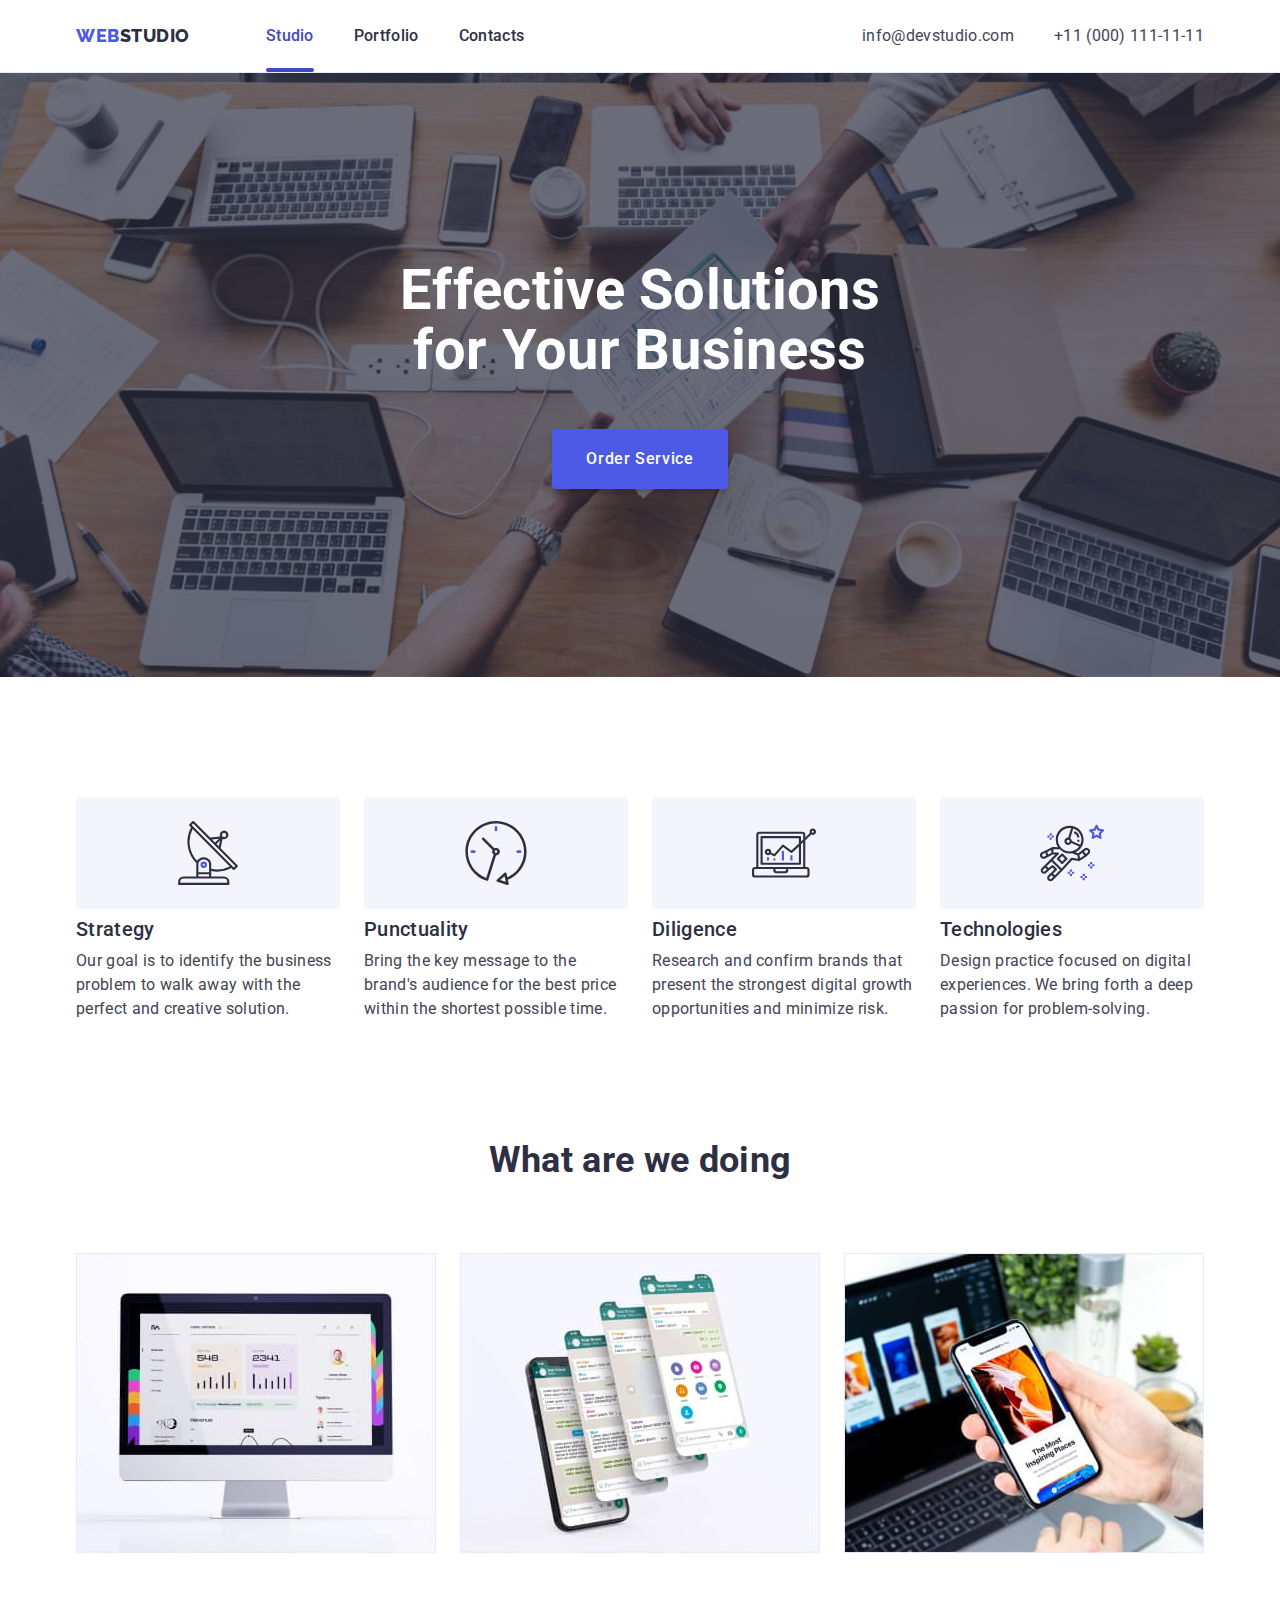
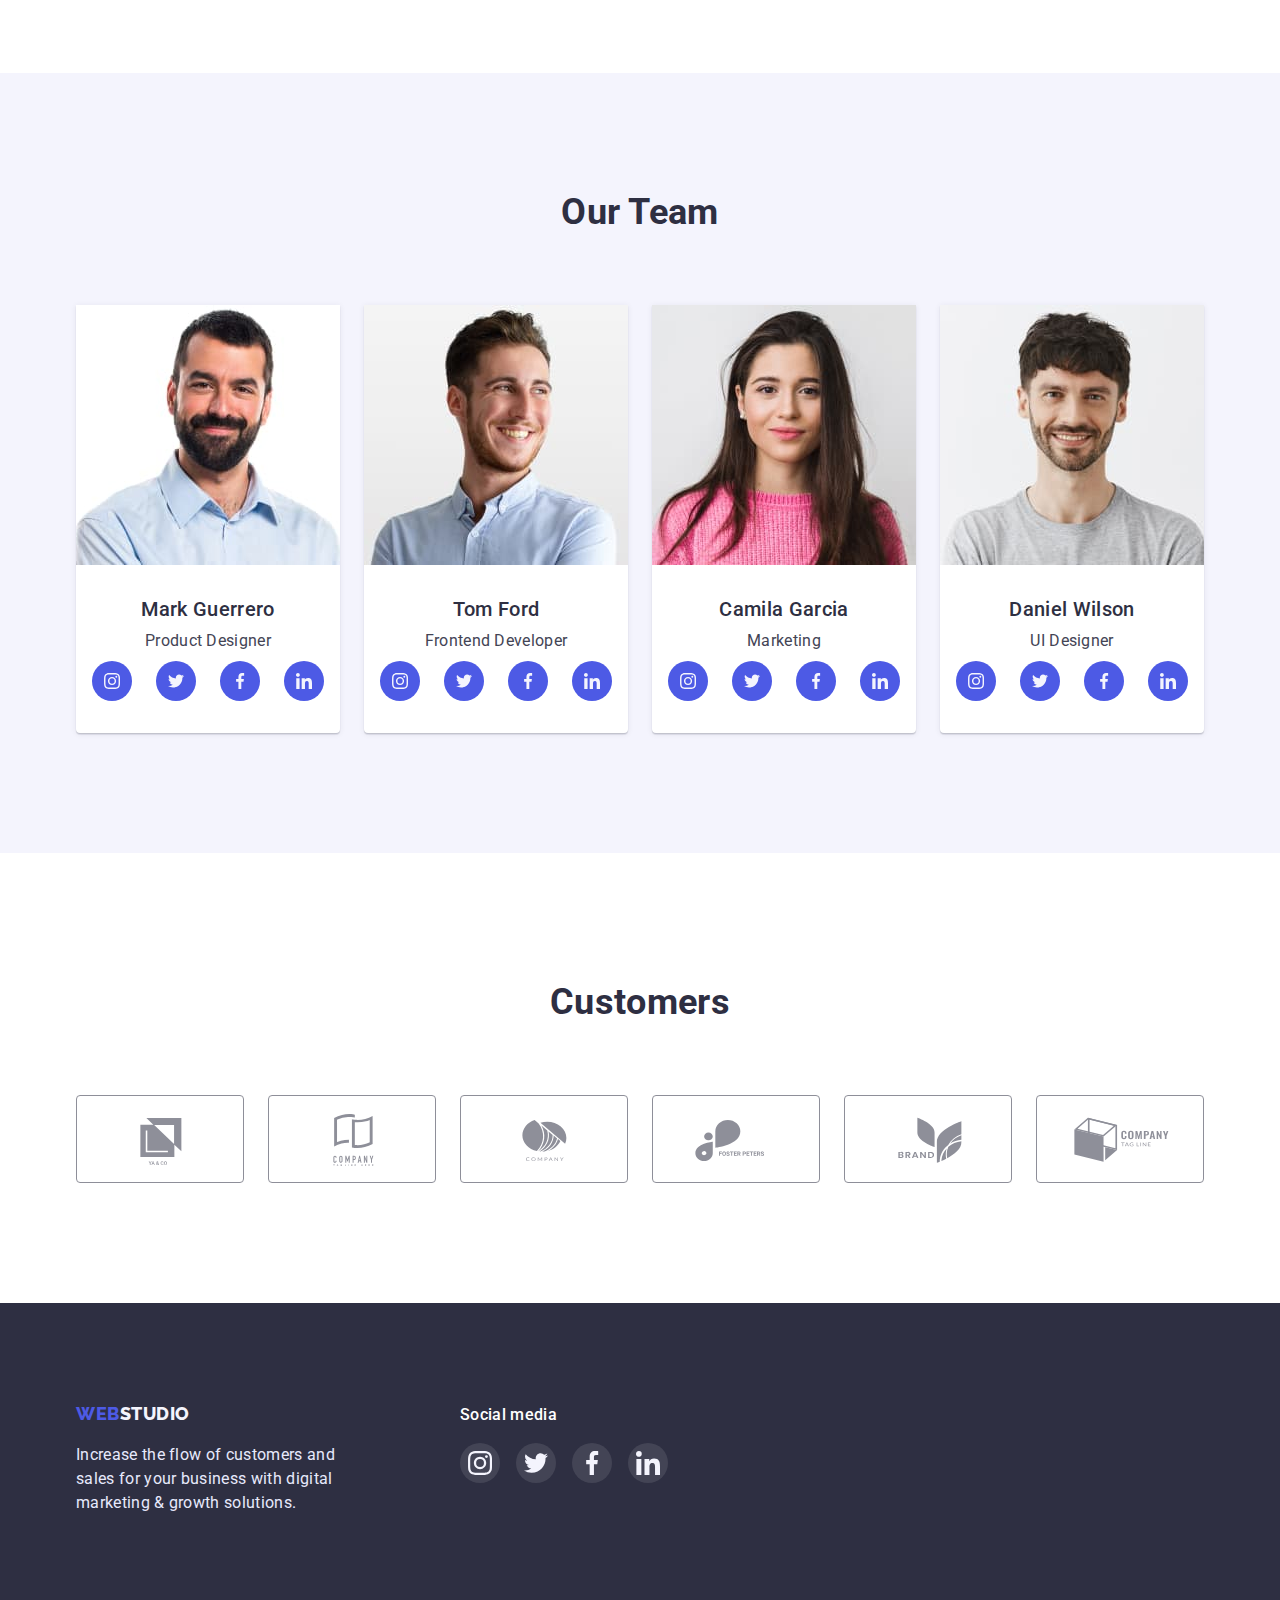
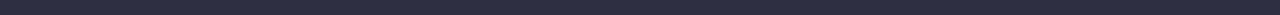
<file: index.html>
<!DOCTYPE html>
<html lang="en">
  <head>
    <meta charset="UTF-8" />
    <meta http-equiv="X-UA-Compatible" content="IE=edge" />
    <meta name="viewport" content="width=device-width, initial-scale=1.0" />
    <title>Студія</title>
    <link
      href="https://fonts.googleapis.com/css2?family=Raleway:wght@800&family=Roboto:wght@400;500;700;900&display=swap"
      rel="stylesheet"
    />
    <link
      rel="stylesheet"
      href="https://cdn.jsdelivr.net/npm/modern-normalize@1.1.0/modern-normalize.min.css"
    />
    <link rel="stylesheet" href="./css/styles.css" />
  </head>
  <body>
    <!-- Шапка сайта -->
    <header class="page-header">
      <div class="container header-nav">
        <nav class="main-nav">
          <!-- Logo -->
          <a href="./index.html" class="logo"
            >Web<span class="logo-studio">Studio</span></a
          >
          <!-- Menu -->
          <ul class="site-nav list">
            <li class="item"><a href="./index.html" class="header-nav-link link current">Studio</a></li>
            <li class="item">
              <a href="./portfolio.html" class="header-nav-link link">Portfolio</a>
            </li>
            <li class="item"><a href="" class="header-nav-link link">Contacts</a></li>
          </ul>
        </nav>
        <!-- Contacts -->
        <address>
          <ul class="auth-nav list">
            <li class="item">
              <a href="mailto:info@devstudio.com" class="link-contact"
                >info@devstudio.com</a
              >
            </li>
            <li class="item">
              <a href="tel:+110001111111" class="link-contact"
                >+11 (000) 111-11-11</a
              >
            </li>
          </ul>
        </address>
      </div>
    </header>
    <main>
      <!-- Hero -->
      <section class="hero hero-bg">
        <div class="container">
          <h1 class="hero-title">Effective Solutions for Your Business</h1>
          <button type="button" class="button" data-modal-open>Order Service</button>
        </div>
      </section>
      <!-- features -->
      <section class="feature-section">
        <div class="container">
          <h2 class="visually-hidden">features</h2>
          <ul class="feature-list list">
            <li class="feature-item">
              <div class="icon">
                <svg class="icon-item" width="64" height="64">
                  <use href="./images/icons.svg#icon-antenna"></use>
                </svg>
              </div>
              <h3 class="items-header">Strategy</h3>
              <p class="feature-text">
                Our goal is to identify the business problem to walk away with
                the perfect and creative solution.
              </p>
            </li>
            <li class="feature-item">
               <div class="icon">
                <svg class="icon-item" width="64" height="64">
                  <use href="./images/icons.svg#icon-clock"></use>
                </svg>
              </div>
              <h3 class="items-header">Punctuality</h3>
              <p class="feature-text">
                Bring the key message to the brand's audience for the best price
                within the shortest possible time.
              </p>
            </li>
            <li class="feature-item">
               <div class="icon">
                <svg class="icon-item" width="64" height="64">
                  <use href="./images/icons.svg#icon-diagram"></use>
                </svg>
              </div>
              <h3 class="items-header">Diligence</h3>
              <p class="feature-text">
                Research and confirm brands that present the strongest digital
                growth opportunities and minimize risk.
              </p>
            </li>
            <li class="feature-item">
               <div class="icon">
                <svg class="icon-item" width="64" height="64">
                  <use href="./images/icons.svg#icon-astronaut"></use>
                </svg>
              </div>
              <h3 class="items-header">Technologies</h3>
              <p class="feature-text">
                Design practice focused on digital experiences. We bring forth a
                deep passion for problem-solving.
              </p>
            </li>
          </ul>
        </div>
      </section>
      <!-- What are we doing -->
      <section class="products-section">
        <div class="container">
          <h2 class="section-title">What are we doing</h2>
          <ul class="products-list list">
            <li class="item">
              <img src="./images/monitor.jpg" alt="monitor" width="360" />
            </li>
            <li class="item">
              <img src="./images/screens.jpg" alt="screens" width="360" />
            </li>
            <li class="item">
              <img src="./images/phone.jpg" alt="phone" width="360" />
            </li>
          </ul>
        </div>
      </section>
      <!-- Our team -->
      <section class="team-section">
        <div class="container">
          <h2 class="section-title">Our Team</h2>
          <ul class="card-set list">
            <li class="item">
              <div class="card-thumb">
                <img src="./images/mark.jpg" alt="Mark Guerrero" width="264" />

                <div class="card-content">
                  <h3 class="items-header">Mark Guerrero</h3>
                  <p class="job-title">Product Designer</p>
                  <ul class="social-list list">
                    <li class="social-list-item">
                      <a href="" class="social-list-link">
                        <svg class="social-list-icon" width="16" hight="16">
                          <use href="./images/icons.svg#icon-instagram"></use>
                        </svg>
                      </a>
                    </li>
                    <li class="social-list-item">
                      <a href="" class="social-list-link">
                        <svg class="social-list-icon" width="16" hight="16">
                          <use href="./images/icons.svg#icon-twitter"></use>
                        </svg>
                      </a>
                    </li>
                    <li class="social-list-item">
                      <a href="" class="social-list-link">
                        <svg class="social-list-icon" width="16" hight="16">
                          <use href="./images/icons.svg#icon-facebook"></use>
                        </svg>
                      </a>
                    </li>
                    <li class="social-list-item">
                      <a href="" class="social-list-link">
                        <svg class="social-list-icon" width="16" hight="16">
                          <use href="./images/icons.svg#icon-linkedin"></use>
                        </svg>
                      </a>
                    </li>
                  </ul>
                </div>
              </div>
            </li>
            <li class="item">
              <div class="card-thumb">
                <img src="./images/tom.jpg" alt="Tom Ford" width="264" />

                <div class="card-content">
                  <h3 class="items-header">Tom Ford</h3>
                  <p class="job-title">Frontend Developer</p>
                  <ul class="social-list list">
                    <li class="social-list-item">
                      <a href="" class="social-list-link">
                        <svg class="social-list-icon" width="16" hight="16">
                          <use href="./images/icons.svg#icon-instagram"></use>
                        </svg>
                      </a>
                    </li>
                    <li class="social-list-item">
                      <a href="" class="social-list-link">
                        <svg class="social-list-icon" width="16" hight="16">
                          <use href="./images/icons.svg#icon-twitter"></use>
                        </svg>
                      </a>
                    </li>
                    <li class="social-list-item">
                      <a href="" class="social-list-link">
                        <svg class="social-list-icon" width="16" hight="16">
                          <use href="./images/icons.svg#icon-facebook"></use>
                        </svg>
                      </a>
                    </li>
                    <li class="social-list-item">
                      <a href="" class="social-list-link">
                        <svg class="social-list-icon" width="16" hight="16">
                          <use href="./images/icons.svg#icon-linkedin"></use>
                        </svg>
                      </a>
                    </li>
                  </ul>
                </div>
              </div>
            </li>
            <li class="item">
              <div class="card-thumb">
                <img
                  src="./images/camila.jpg"
                  alt="Camila Garcia"
                  width="264"
                />

                <div class="card-content">
                  <h3 class="items-header">Camila Garcia</h3>
                  <p class="job-title">Marketing</p>
                  <ul class="social-list list">
                    <li class="social-list-item">
                      <a href="" class="social-list-link">
                        <svg class="social-list-icon" width="16" hight="16">
                          <use href="./images/icons.svg#icon-instagram"></use>
                        </svg>
                      </a>
                    </li>
                    <li class="social-list-item">
                      <a href="" class="social-list-link">
                        <svg class="social-list-icon" width="16" hight="16">
                          <use href="./images/icons.svg#icon-twitter"></use>
                        </svg>
                      </a>
                    </li>
                    <li class="social-list-item">
                      <a href="" class="social-list-link">
                        <svg class="social-list-icon" width="16" hight="16">
                          <use href="./images/icons.svg#icon-facebook"></use>
                        </svg>
                      </a>
                    </li>
                    <li class="social-list-item">
                      <a href="" class="social-list-link">
                        <svg class="social-list-icon" width="16" hight="16">
                          <use href="./images/icons.svg#icon-linkedin"></use>
                        </svg>
                      </a>
                    </li>
                  </ul>
                </div>
              </div>
            </li>
            <li class="item">
              <div class="card-thumb">
                <img
                  src="./images/daniel.jpg"
                  alt="Daniel Wilson"
                  width="264"
                />

                <div class="card-content">
                  <h3 class="items-header">Daniel Wilson</h3>
                  <p class="job-title">UI Designer</p>
                  <ul class="social-list list">
                    <li class="social-list-item">
                      <a href="" class="social-list-link">
                        <svg class="social-list-icon" width="16" hight="16">
                          <use href="./images/icons.svg#icon-instagram"></use>
                        </svg>
                      </a>
                    </li>
                    <li class="social-list-item">
                      <a href="" class="social-list-link">
                        <svg class="social-list-icon" width="16" hight="16">
                          <use href="./images/icons.svg#icon-twitter"></use>
                        </svg>
                      </a>
                    </li>
                    <li class="social-list-item">
                      <a href="" class="social-list-link">
                        <svg class="social-list-icon" width="16" hight="16">
                          <use href="./images/icons.svg#icon-facebook"></use>
                        </svg>
                      </a>
                    </li>
                    <li class="social-list-item">
                      <a href="" class="social-list-link">
                        <svg class="social-list-icon" width="16" hight="16">
                          <use href="./images/icons.svg#icon-linkedin"></use>
                        </svg>
                      </a>
                    </li>
                  </ul>
                </div>
              </div>
            </li>
          </ul>
        </div>
      </section>
      <!-- Customers -->
      <section class="customers-section">
        <div class="container">
          <h2 class="section-title">Customers</h2>
          <ul class="customers-list list">
            <li class="customers-item">
              <a href="" class="customers-link">
                <svg class="customers-icon" width="104" height="56">
                  <use href="./images/icons.svg#icon-client-1"></use>
                </svg>
              </a>
            </li>
            <li class="customers-item">
              <a href="" class="customers-link">
                <svg class="customers-icon" width="104" height="56">
                  <use href="./images/icons.svg#icon-client-2"></use>
                </svg>
              </a>
            </li>
            <li class="customers-item">
              <a href="" class="customers-link">
                <svg class="customers-icon" width="104" height="56">
                  <use href="./images/icons.svg#icon-client-3"></use>
                </svg>
              </a>
            </li>
            <li class="customers-item">
              <a href="" class="customers-link">
                <svg class="customers-icon" width="104" height="56">
                  <use href="./images/icons.svg#icon-client-4"></use>
                </svg>
              </a>
            </li>
            <li class="customers-item">
              <a href="" class="customers-link">
                <svg class="customers-icon" width="104" height="56">
                  <use href="./images/icons.svg#icon-client-5"></use>
                </svg>
              </a>
            </li>
            <li class="customers-item">
              <a href="" class="customers-link">
                <svg class="customers-icon" width="104" height="56">
                  <use href="./images/icons.svg#icon-client-6"></use>
                </svg>
              </a>
            </li>
          </ul>
        </div>
      </section>
    </main>
    <!-- FOOTER -->
    <footer class="section-footer">
      <div class="container footer-flex">
        <div class="footer-logo-description">
        <a href="./index.html" class="logo footer">
          Web<span class="logo-footer-studio">Studio</span></a
        >
        <p class="description-footer">
          Increase the flow of customers and sales for your business with
          digital marketing & growth solutions.
        </p></div>

        <div class="footer-social-thumb">
          <p class="footer-social-media">Social media</p>
          <ul class="footer-social-list list">
            <li class="footer-social-list-item">
              <a href="" class="footer-social-list-link">
                <svg class="footer-social-list-icon" width="24" hight="24">
                  <use href="./images/icons.svg#icon-instagram"></use>
                </svg>
              </a>
            </li>
            <li class="footer-social-list-item">
              <a href="" class="footer-social-list-link">
                <svg class="footer-social-list-icon" width="24" hight="24">
                  <use href="./images/icons.svg#icon-twitter"></use>
                </svg>
              </a>
            </li>
            <li class="footer-social-list-item">
              <a href="" class="footer-social-list-link">
                <svg class="footer-social-list-icon" width="24" hight="24">
                  <use href="./images/icons.svg#icon-facebook"></use>
                </svg>
              </a>
            </li>
            <li class="footer-social-list-item">
              <a href="" class="footer-social-list-link">
                <svg class="footer-social-list-icon" width="24" hight="24">
                  <use href="./images/icons.svg#icon-linkedin"></use>
                </svg>
              </a>
            </li>
          </ul>
        </div>
        </div>
    </footer>
    <div class="backdrop is-hidden" data-modal>
      <div class="modal">
        <button type="button" class="modal-close-btn" data-modal-close>
          <svg class="modal-close-btn-icon">
                  <use href="./images/icons.svg#icon-Vector"></use>
                </svg>
        </button>

      </div>

    </div>
      <script src="./js/modal.js"></script>
  </body>
</html>
</file>
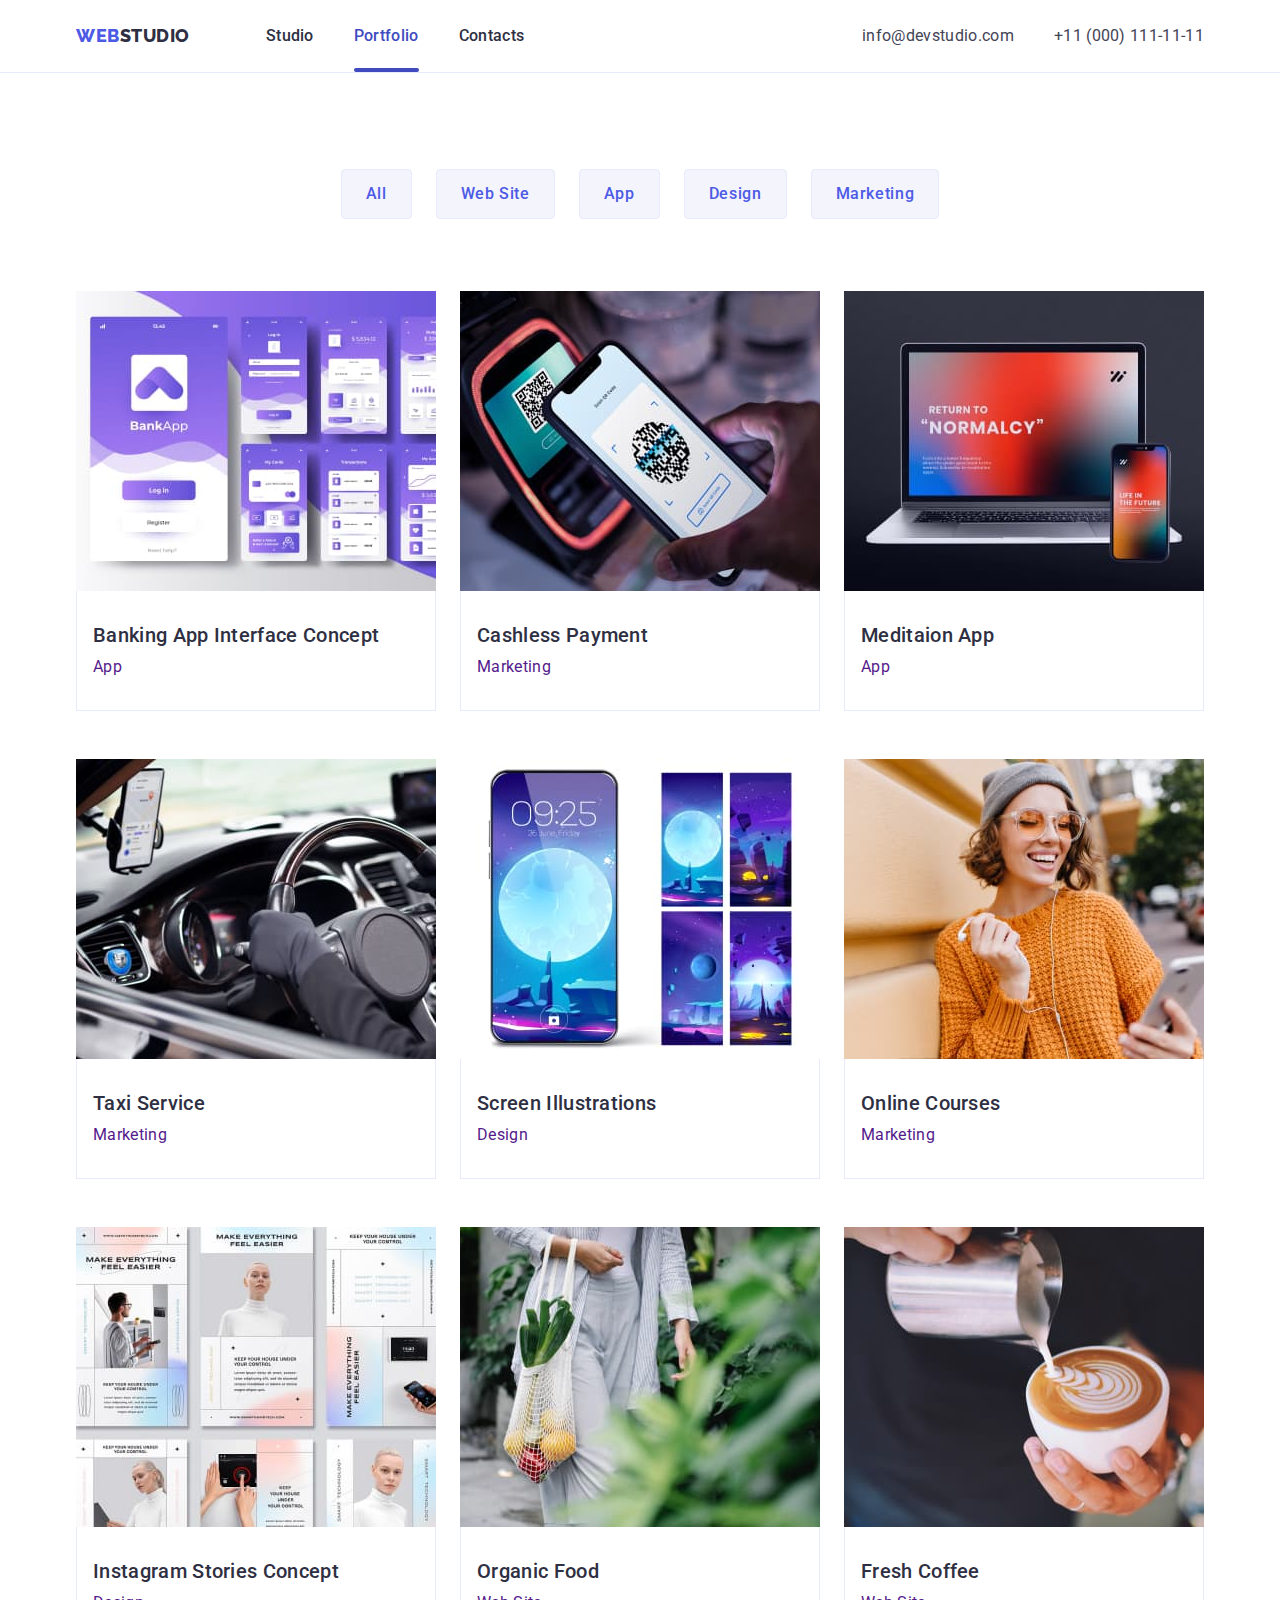
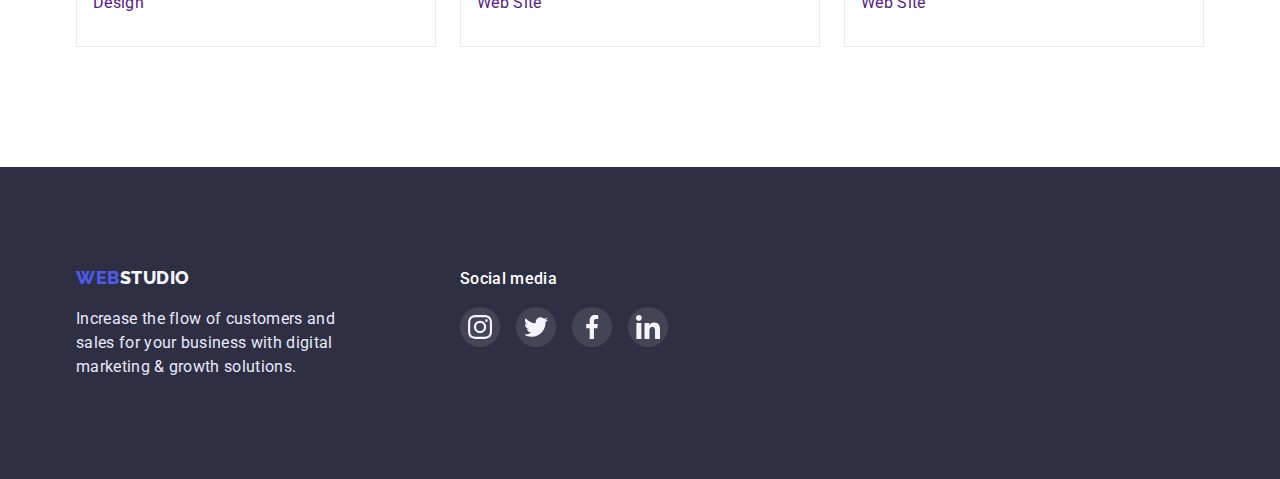
<file: portfolio.html>
<!DOCTYPE html>
<html lang="en">
  <head>
    <meta charset="UTF-8" />
    <meta http-equiv="X-UA-Compatible" content="IE=edge" />
    <meta name="viewport" content="width=device-width, initial-scale=1.0" />
    <title>Портфоліо</title>
    <link
      href="https://fonts.googleapis.com/css2?family=Raleway:wght@800&family=Roboto:wght@400;500;700;900&display=swap"
      rel="stylesheet"
    />
    <link
      rel="stylesheet"
      href="https://cdn.jsdelivr.net/npm/modern-normalize@1.1.0/modern-normalize.min.css"
    />
    <link rel="stylesheet" href="./css/styles.css" />
  </head>
  <body>
    <!-- Шапка сайта -->
    <header class="page-header">
      <div class="container header-nav">
        <nav class="main-nav">
          <!-- Logo -->
          <a href="./index.html" class="logo"
            >Web<span class="logo-studio">Studio</span></a
          >
          <!-- Menu -->
          <ul class="site-nav list">
            <li class="item"><a href="./index.html" class="header-nav-link link">Studio</a></li>
            <li class="item">
              <a href="./portfolio.html" class="header-nav-link link current">Portfolio</a>
            </li>
            <li class="item"><a href="" class="header-nav-link link">Contacts</a></li>
          </ul>
        </nav>
        <!-- Contacts -->
        <address>
          <ul class="auth-nav list">
            <li class="item">
              <a href="mailto:info@devstudio.com" class="link-contact"
                >info@devstudio.com</a
              >
            </li>
            <li class="item">
              <a href="tel:+110001111111" class="link-contact"
                >+11 (000) 111-11-11</a
              >
            </li>
          </ul>
        </address>
      </div>
    </header>
    <main>
      <section class="portfolio-section">
        <h1 class="visually-hidden">Effective Solutions for Your Business</h1>
        <h2 class="visually-hidden">Filters</h2>
        <div class="container">
          <ul class="filter-buttons list">
            <li class="filter-button-item">
              <button type="button" class="filter-button">All</button>
            </li>
            <li class="filter-button-item">
              <button type="button" class="filter-button">Web Site</button>
            </li>
            <li class="filter-button-item">
              <button type="button" class="filter-button">App</button>
            </li>
            <li class="filter-button-item">
              <button type="button" class="filter-button">Design</button>
            </li>
            <li class="filter-button-item">
              <button type="button" class="filter-button">Marketing</button>
            </li>
          </ul>
       
          <ul class="filter-set list">
            <li class="filter-item">
             
                <a href="" class="link-card">
              <div class="link-card-image-wrapper">
                  <img
                    src="./images/banking.jpg"
                    alt="Banking App Interface Concept"
                    width="360"
                    height="300"
                  />
                  <p class="overlay">14 Stylish and User-Friendly App Design Concepts · Task Manager App · Calorie Tracker App · Exotic Fruit Ecommerce App · Cloud Storage App
                    </p>
                    </div>

                  
                  <div class="filter-card-content">
                    <h3 class="items-header">Banking App Interface Concept</h3>
                    <p class="product-title">App</p>
                  </div>
                </a>
         
            </li>
            <li class="filter-item">
              
                <a href="" class="link-card">
           <div class="link-card-image-wrapper">
                    <img
                      src="./images/payment.jpg"
                      alt="Cashless Payment"
                      width="360"
                      height="300"
                    />
            <p class="overlay">14 Stylish and User-Friendly App Design Concepts · Task Manager App · Calorie Tracker App · Exotic Fruit Ecommerce App · Cloud Storage App
                    </p>
                    </div>
                  <div class="filter-card-content">
                    <h3 class="items-header">Cashless Payment</h3>
                    <p class="product-title">Marketing</p>
                  
                  </div>
                </a>
            </li>
            <li class="filter-item">
          
                <a href="" class="link-card">
                 <div class="link-card-image-wrapper">
                    <img
                      src="./images/app.jpg"
                      alt="Meditaion App"
                      width="360"
                      height="300"
                    />
                  <p class="overlay">14 Stylish and User-Friendly App Design Concepts · Task Manager App · Calorie Tracker App · Exotic Fruit Ecommerce App · Cloud Storage App
                    </p>
                    </div>
                  <div class="filter-card-content">
                    <h3 class="items-header">Meditaion App</h3>
                    <p class="product-title">App</p>
                  </div></a
                >
            
            </li>
            <li class="filter-item">
              
                <a href="" class="link-card"
                  >
                  <div class="link-card-image-wrapper">
                    <img
                      src="./images/taxi.jpg"
                      alt="Taxi Service"
                      width="360"
                      height="300"
                    />
         <p class="overlay">14 Stylish and User-Friendly App Design Concepts · Task Manager App · Calorie Tracker App · Exotic Fruit Ecommerce App · Cloud Storage App
                    </p>
                    </div>
                  <div class="filter-card-content">
                    <h3 class="items-header">Taxi Service</h3>
                    <p class="product-title">Marketing</p>
                  </div></a
                >
              
            </li>
            <li class="filter-item">
              
                <a href="" class="link-card"
                  >
                    <div class="link-card-image-wrapper">
                    <img
                      src="./images/moon.jpg"
                      alt="Screen Illustrations"
                      width="360"
                      height="300"
                    />
               <p class="overlay">14 Stylish and User-Friendly App Design Concepts · Task Manager App · Calorie Tracker App · Exotic Fruit Ecommerce App · Cloud Storage App
                    </p>
                    </div>
                  <div class="filter-card-content">
                    <h3 class="items-header">Screen Illustrations</h3>
                    <p class="product-title">Design</p>
                  </div></a
                >
            
            </li>
            <li class="filter-item">
             
                <a href="" class="link-card"
                  >
                  <div class="link-card-image-wrapper">
                    <img
                      src="./images/courses.jpg"
                      alt="Online Courses"
                      width="360"
                      height="300"
                    />
                  <p class="overlay">14 Stylish and User-Friendly App Design Concepts · Task Manager App · Calorie Tracker App · Exotic Fruit Ecommerce App · Cloud Storage App
                    </p>
                    </div>
                  <div class="filter-card-content">
                    <h3 class="items-header">Online Courses</h3>
                    <p class="product-title">Marketing</p>
                  </div></a
                >
              
            </li>
            <li class="filter-item">
             
                <a href="" class="link-card"
                  >
                  <div class="link-card-image-wrapper">
                    <img
                      src="./images/stories.jpg"
                      alt="Instagram Stories Concept"
                      width="360"
                      height="300"
                    />
                  <p class="overlay">14 Stylish and User-Friendly App Design Concepts · Task Manager App · Calorie Tracker App · Exotic Fruit Ecommerce App · Cloud Storage App
                    </p>
                    </div>
                  <div class="filter-card-content">
                    <h3 class="items-header">Instagram Stories Concept</h3>
                    <p class="product-title">Design</p>
                  </div></a
                >
              
            </li>
            <li class="filter-item">
              
                <a href="" class="link-card"
                  >
                  <div class="link-card-image-wrapper">
                    <img
                      src="./images/food.jpg"
                      alt="Organic Food"
                      width="360"
                      height="300"
                    />
              <p class="overlay">14 Stylish and User-Friendly App Design Concepts · Task Manager App · Calorie Tracker App · Exotic Fruit Ecommerce App · Cloud Storage App
                    </p>
                    </div>
                  <div class="filter-card-content">
                    <h3 class="items-header">Organic Food</h3>
                    <p class="product-title">Web Site</p>
                  </div></a
                >
          
            </li>
            <li class="filter-item">
                <a href="" class="link-card"
                  >
                  <div class="link-card-image-wrapper">
                    <img
                      src="./images/coffee.jpg"
                      alt="Fresh Coffee"
                      width="360"
                      height="300"
                    />
                  <p class="overlay">14 Stylish and User-Friendly App Design Concepts · Task Manager App · Calorie Tracker App · Exotic Fruit Ecommerce App · Cloud Storage App
                    </p>
                    </div>
                  <div class="filter-card-content">
                    <h3 class="items-header">Fresh Coffee</h3>
                    <p class="product-title">Web Site</p>
                  </div></a
                >
            </li>
          </ul>
        </div>
      </section>
    </main>

    <footer class="section-footer">
      <div class="container footer-flex">
        <div class="footer-logo-description">
        <a href="./index.html" class="logo footer">
          Web<span class="logo-footer-studio">Studio</span></a
        >
        <p class="description-footer">
          Increase the flow of customers and sales for your business with
          digital marketing & growth solutions.
        </p></div>

        <div class="footer-social-thumb">
          <p class="footer-social-media">Social media</p>
          <ul class="footer-social-list list">
            <li class="footer-social-list-item">
              <a href="" class="footer-social-list-link">
                <svg class="footer-social-list-icon" width="24" hight="24">
                  <use href="./images/icons.svg#icon-instagram"></use>
                </svg>
              </a>
            </li>
            <li class="footer-social-list-item">
              <a href="" class="footer-social-list-link">
                <svg class="footer-social-list-icon" width="24" hight="24">
                  <use href="./images/icons.svg#icon-twitter"></use>
                </svg>
              </a>
            </li>
            <li class="footer-social-list-item">
              <a href="" class="footer-social-list-link">
                <svg class="footer-social-list-icon" width="24" hight="24">
                  <use href="./images/icons.svg#icon-facebook"></use>
                </svg>
              </a>
            </li>
            <li class="footer-social-list-item">
              <a href="" class="footer-social-list-link">
                <svg class="footer-social-list-icon" width="24" hight="24">
                  <use href="./images/icons.svg#icon-linkedin"></use>
                </svg>
              </a>
            </li>
          </ul>
        </div>
    </footer>
   
  </body>
</html>
</file>
<file: css/styles.css>
:root {
  --primary-brand-color: #4d5ae5;
  /* IRIS CTAs Focused Active states Links */
  --pressed-color: #404bbf;
  /* OCEAN CTAs */
  --dark-color: #2e2f42;
  /* NAVY BLUE Overlays Shadows Headings */
  --success-color: #31d0aa;
  /* background: #31D0AA; opacity: 0.5;
   background: #31D0AA; opacity: 0.75; */
  /* GREEN Valid fields Success messages */
  --text-color: #434455;
  /* SLATE Body text */
  --subtle-text-color: #8e8f99;
  /* LIGHT SLATE Helper text Deemphasized text */
  --accent-color: #e7e9fc;
  /* CORNFLOWER Accent color Hairlines Subtle backgrounds */
  --light-color: #f4f4fd;
  /* CLOUD Light mode backgrounds Light mode Dialogs/alerts */
  --modal-overlay: #2e2f42;
  /* NAVY BLUE MODAL overlay*/
  --Hero-background: #2e2f42;
  /* GRAY Hero image background */
  --white-color: #ffffff;
  --card-set-gap: 24px;
  --transition-dur-and-func: 250ms cubic-bezier(0.4, 0, 0.2, 1);
}

body {
  color: var(--text-color);
  font-family: Roboto, sans-serif;
  font-size: 16px;
  line-height: 1.5;
  letter-spacing: 0.02em;
  text-decoration: none;
  background-color: var(--white-color);
}
h1,
h2,
h3,
h4,
h5,
p {
  margin-top: 0;
  margin-bottom: 0;
}
ul {
  margin: 0;
  padding: 0;
}
img {
  display: block;
  max-width: 100%;
}
.visually-hidden {
  position: absolute;
  width: 1px;
  height: 1px;
  margin: -1px;
  border: 0;
  padding: 0;
  white-space: nowrap;
  clip-path: inset(100%);
  clip: rect(0 0 0 0);
  overflow: hidden;
}

.list {
  list-style: none;
  padding: 0;
  margin: 0;
}
.link {
  text-decoration: none;
 
}
.header-nav-link{
  display: block;
position: relative;
  color: var(--dark-color);
    transition: color var(--transition-dur-and-func);
}
.header-nav-link:hover,
.header-nav-link:focus{
  color: var(--pressed-color);
}
.header-nav-link.current {
  color: var(--pressed-color);
}
.header-nav-link.current::after {
  content: '';
  position: absolute;
  left: 0;
  bottom: -24px;
display: block;
width: 100%;
height: 4px;
background-color: var(--pressed-color);
border-radius: 2px;
transition: color var(--transition-dur-and-func);
}

.container {
  width: 1158px;
  margin: 0 auto;
  padding: 0 15px;
}

/* HEADER */

.page-header {
  border-bottom: 1px solid var(--accent-color);
  padding-top: var(--card-set-gap);
  padding-bottom: var(--card-set-gap);
}

.header-nav {
  display: flex;
  align-items: center;
  justify-content: space-between;
}
.main-nav {
  display: flex;
  align-items: center;
}
.site-nav {
  display: flex;
  margin-left: 76px;
  align-items: center;
  font-weight: 500;
  
}

.site-nav .item + .item {
  margin-left: 40px;
 
}
.auth-nav {
  display: flex;
  margin-left: auto;
  align-items: flex-end;
}
.auth-nav .item + .item {
  margin-left: 40px;
}


.site-nav .link:hover,
.site-nav .link:focus {
  color: var(--pressed-color);
}

.link-contact {
  color: var(--text-color);
  text-decoration: none;
  font-style: normal;
  transition: color var(--transition-dur-and-func)
}

.link-contact:hover,
.link-contact:focus {
  color: var(--pressed-color);
}
/* HERO */

.hero {
  padding-top: 188px;
  padding-bottom: 188px;
  text-align: center;
  background-color: var(--modal-overlay);
}
.hero-bg {
  background-image: linear-gradient(
      rgba(46, 47, 66, 0.7),
      rgba(46, 47, 66, 0.7)
    ),
    url('../images/bg.jpg');
 
  background-repeat: no-repeat;
  background-position: 50% 50%;
   background-size: cover;
  max-width: 1440px;
  margin: 0 auto;
}

.hero-title {
  margin-left: auto;
  margin-right: auto;
  margin-bottom: 48px;

  max-width: 496px;

  font-weight: 700;
  font-size: 56px;
  line-height: 1.07;
  text-align: center;
  color: var(--white-color);
}

/* FEATURES */

.feature-section {
  padding-top: 120px;
  padding-bottom: 120px;
}
.feature-list {
  display: flex;
  flex-wrap: wrap;
}

.feature-item {
  flex-basis: calc((100% - var(--card-set-gap) * 3) / 4);
  margin-right: var(--card-set-gap);
}

.feature-item:last-child {
  margin-right: 0;
}
.icon {
  display: flex;
  justify-content: center;
  align-items: center;
  width: 264px;
  height: 112px;
  background: var(--light-color);
  border-radius: 4px;
  margin-bottom: 8px;
  fill: var(--primary-brand-color)
}

/* padding: 24px 100px; */

/* PRODUCTS */

.products-section {
  padding-bottom: 120px;
}
.products-list {
  display: flex;
  flex-wrap: wrap;
}
.products-list .item {
  flex-basis: calc((100% - 2 * var(--card-set-gap)) / 3);
  margin-right: var(--card-set-gap);
}
.products-list .item:last-child {
  margin-right: 0;
}

/* LOGO */

.logo {
  font-family: 'Raleway', sans-serif;
  font-weight: 800;
  font-size: 18px;
  line-height: 1.33;
  letter-spacing: 0.03em;
  text-transform: uppercase;
  color: var(--primary-brand-color);
  text-decoration: none;
}
.logo-studio {
  color: var(--dark-color);
}
/* LOGO-footer */

.footer {
  line-height: 1.17;
}

.logo-footer-studio {
  width: 71px;
  color: var(--light-color);
}
.section-footer {
  background: var(--modal-overlay);
  padding-top: 100px;
  padding-bottom: 100px;
}

.description-footer {
  width: 264px;
  margin-top: 16px;
  color: var(--accent-color);
}

/* OUR TEAM */

.team-section {
  background: var(--light-color);
  padding-bottom: 120px;
  padding-top: 120px;
}

.card-set {
  display: flex;
  flex-wrap: wrap;
}

.card-set > .item {
  flex-basis: calc((100% - var(--card-set-gap) * 3) / 4);
}

.card-set > .item:not(:nth-child(4n)) {
  margin-right: var(--card-set-gap);
}

.section-title {
  margin-bottom: 72px;
  font-weight: 700;
  font-size: 36px;
  line-height: 1.11;
  text-align: center;
  color: var(--dark-color);
}

.items-header {
  margin-bottom: 8px;
  font-weight: 500;
  font-size: 20px;
  line-height: 1.2;
  color: var(--dark-color);
  text-decoration: none;
}
.social-list {
  display: flex;
  justify-content: center;
  gap: 24px;
}

.social-list-link {
  display: flex;
  justify-content: center;
  align-items: center;
  width: 40px;
  height: 40px;
  border-radius: 50%;
  background-color: var(--primary-brand-color);
  transition: background-color var(--transition-dur-and-func);
}
.social-list-link:hover,
.social-list-link:focus {
  background-color: var(--pressed-color);
}
.social-list-icon {
 fill: var(--light-color);
width: 16px;
height: 16px;
}
.job-title {
  margin-bottom: 8px;
}
/* CARD */
.card-thumb {
  background: var(--white-color);
  box-shadow: 0px 1px 6px rgba(46, 47, 66, 0.08),
    0px 1px 1px rgba(46, 47, 66, 0.16), 0px 2px 1px rgba(46, 47, 66, 0.08);
  border-radius: 0px 0px 4px 4px;
}

.card-content {
  text-align: center;
  padding-top: 32px;
  padding-bottom: 32px;
}

/* BUTTON*/
.button {
  display: inline-block;
  min-width: 169px;
  padding: 16px 32px;
  box-shadow: 0px 4px 4px rgba(0, 0, 0, 0.15);
  border-radius: 4px;
  cursor: pointer;
  color: var(--white-color);
  background-color: var(--primary-brand-color);
  font-family: inherit;
  font-weight: 500;
  font-size: 16px;
  line-height: 1.5;
  letter-spacing: 0.04em;
  text-decoration: none;
  border-color: transparent;
  transition: background-color var(--transition-dur-and-func);
}

.button:hover,
.button:focus {
  background-color: var(--pressed-color);
}

/* PORTFOLIO PAGE */

.portfolio-section {
  padding-top: 96px;
  padding-bottom: 120px;
}
/* FILTRE BUTTONS */

.filter-buttons {
  display: flex;
  flex-direction: row;
  justify-content: center;
  margin-bottom: 72px;
}

.filter-button {
  padding: 12px 24px;
  display: inline-block;

  font-family: inherit;
  font-style: normal;
  font-weight: 500;
  font-size: 16px;
  line-height: 1.5;
  letter-spacing: 0.04em;
  color: var(--primary-brand-color);
  background-color: var(--light-color);
  border: 1px solid var(--accent-color);
  border-radius: 4px;
  cursor: pointer;
  transition: background-color var(--transition-dur-and-func),
  color var(--transition-dur-and-func),
  box-shadow var(--transition-dur-and-func);
}
.filter-button:hover,
.filter-button:focus {
  color: var(--white-color);
  background-color: var(--pressed-color);
  box-shadow: 0px 3px 1px rgba(0, 0, 0, 0.1), 0px 2px 1px rgba(0, 0, 0, 0.08),
    0px 2px 2px rgba(0, 0, 0, 0.12);
  border-color: transparent;
}
.filter-button-item {
  margin-right: var(--card-set-gap);
}
.filter-button-item:last-child {
  margin-right: 0;
}

/* FILTER CARDS */

.filter-set {
  display: flex;
  flex-wrap: wrap;
  gap: 48px 24px;
}
.filter-item {
  flex-basis: calc((100% - var(--card-set-gap) * 2) / 3);
}
.link-card {
  position: relative;
  display: block;
  text-decoration: none;
   transition: box-shadow var(--transition-dur-and-func);
}

.filter-card-content {
  padding: 32px 16px 31px;
  border-left: 1px solid var(--accent-color);
  border-right: 1px solid var(--accent-color);
  border-bottom: 1px solid var(--accent-color);
}
.link-card:hover,
.link-card:focus {
  box-shadow: 0px 1px 6px rgba(46, 47, 66, 0.08),
    0px 1px 1px rgba(46, 47, 66, 0.16), 0px 2px 1px rgba(46, 47, 66, 0.08)
;
}
.link-card-image-wrapper{
position: relative;
overflow: hidden;
}
.overlay{
position: absolute;
transform: translate(0, 100%);
transition: transform var(--transition-dur-and-func);
left: 0;
top: 0;
overflow: auto;
background-color: var(--primary-brand-color);
padding: 40px 32px;
width: 100%;
height: 100%;
color: var(--light-color);
}
.link-card:hover .overlay, 
.link-card:focus .overlay{
  transform: translate(0, 0);
} 


/*============== CUSTOMERS ==============*/
.customers-section {
  padding-top: 130px;
  padding-bottom: 120px;
}

.customers-list {
  display: flex;
  justify-content: center;
  gap: 24px;
}

.customers-link {
  display: flex;
  justify-content: center;
  align-items: center;
  width: 168px;
  height: 88px;
 fill: var(--subtle-text-color);
  border: 1px solid var(--subtle-text-color);
  border-radius: 4px;
  transition: border var(--transition-dur-and-func),
  fill var(--transition-dur-and-func);
}
.customers-link:hover,
.customers-link:focus {
  border: 1px solid var(--pressed-color);
  fill: var(--pressed-color);
}


/* FOOTER-SOCIAL */
.footer-flex {
  display: flex;
   flex-direction: row;
  justify-content: flex-start;
}

.footer-social-thumb {
  display: flex;
  justify-content: flex-start;
  flex-direction: column;
   margin-left: 120px;
}

.footer-social-media {
  font-weight: 500;
  color: var(--white-color);
  margin-bottom: 16px;
 }

.footer-social-list {
  display: flex;
  justify-content: center;
  gap: 16px;
}

.footer-social-list-link {
  display: flex;
  justify-content: center;
  align-items: center;
  width: 40px;
  height: 40px;
  border-radius: 50%;
  background: rgba(255, 255, 255, 0.1);
  transition: background-color var(--transition-dur-and-func);
}
.footer-social-list-link:hover,
.footer-social-list-link:focus {
  background-color: var(--success-color);
}
.footer-social-list-icon {
  fill: var(--light-color);
  width: 24px;
  height: 24px;
}


/*============== MODAL WINDOW ==============*/

.backdrop{
  position: fixed;
  top: 0;
  left: 0;
  width: 100%;
  height: 100%;
  z-index: 100;
   opacity: 1;
background: rgba(46, 47, 66, 0.4);
transition: opacity var(--transition-dur-and-func), visibility var(--transition-dur-and-func) ;
}
.backdrop.is-hidden{
  opacity: 0;
  visibility: hidden;
  pointer-events: none;
}


.modal{
  position: absolute;
  top: 50%;
  left: 50%;
  transform: translate(-50%, -50%);
  width: 408px;
  height: 576px;
  background-color: #FCFCFC;
  box-shadow: 0px 1px 1px rgba(0, 0, 0, 0.14), 0px 1px 3px rgba(0, 0, 0, 0.12), 0px 2px 1px rgba(0, 0, 0, 0.2);
border-radius: 4px;
}
.modal-close-btn{
display: flex;
  justify-content: center;
  align-items: center;
position: absolute;
top: 24px;
right: 24px;
   width: 24px;
  height: 24px;
  background-color: var(--accent-color);
border: 1px solid rgba(0, 0, 0, 0.1);
border-radius: 50%;
cursor: pointer;
transition: background-color var(--transition-dur-and-func);
}
.modal-close-btn-icon{
   width: 8px;
  height: 8px;
  transition: fill var(--transition-dur-and-func);
}
.modal-close-btn:hover,
.modal-close-btn:focus{
  background-color: var(--pressed-color);
}
.modal-close-btn:hover .modal-close-btn-icon,
.modal-close-btn:focus .modal-close-btn-icon{
  fill: var(--white-color);
}

/*============== /MODAL WINDOW ==============*/
</file>
